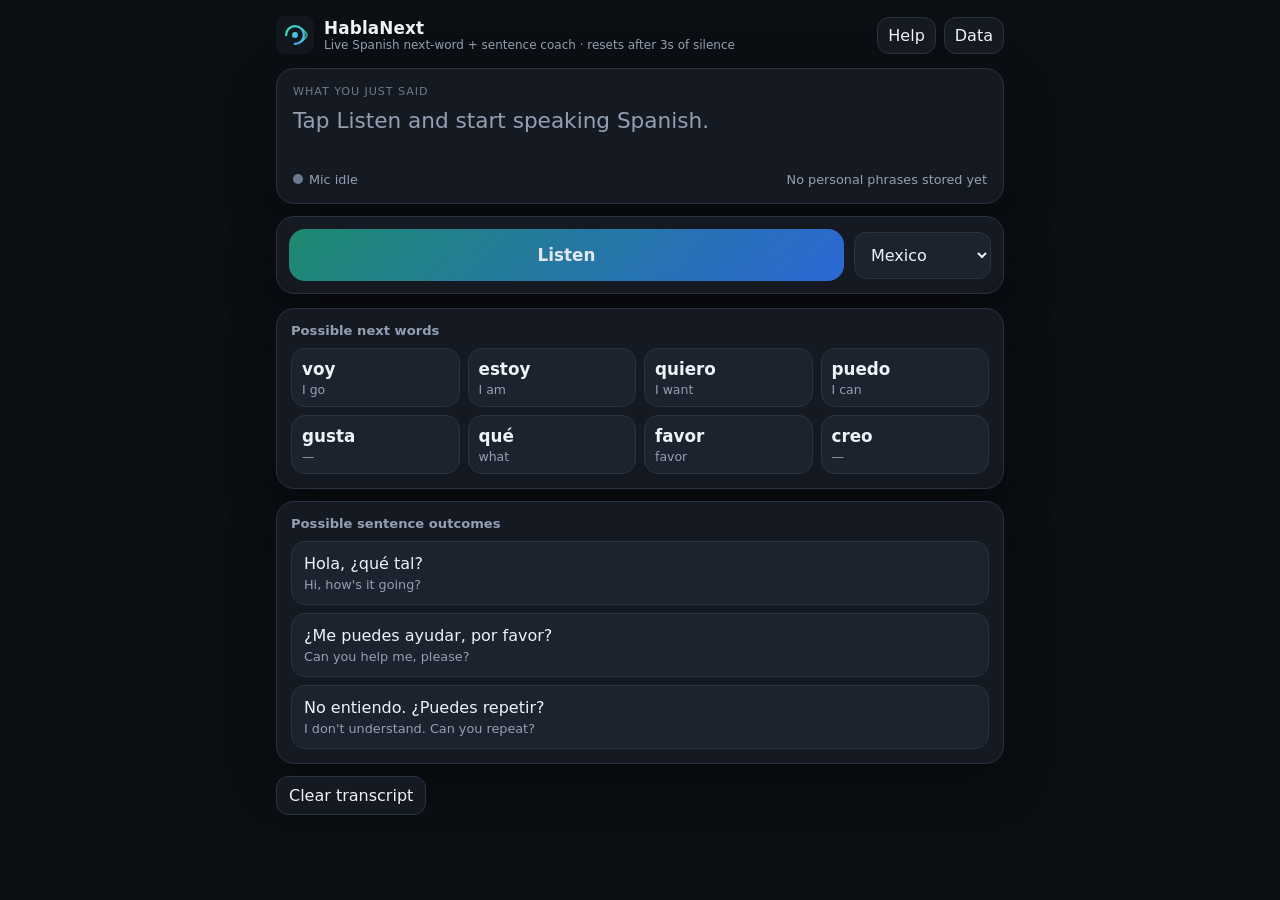
<file: index.html>
<!DOCTYPE html>
<html lang="en">
<head>
  <meta charset="utf-8" />
  <meta name="viewport" content="width=device-width, initial-scale=1, viewport-fit=cover" />
  <meta name="theme-color" content="#0b0e13" />
  <meta name="apple-mobile-web-app-capable" content="yes" />
  <meta name="apple-mobile-web-app-status-bar-style" content="black-translucent" />
  <title>HablaNext — Spanish next-word coach</title>
  <link rel="manifest" href="./manifest.json" />
  <link rel="icon" href="./icon.svg" />
  <link rel="apple-touch-icon" href="./icon.svg" />
  <link rel="stylesheet" href="./styles.css" />
</head>
<body>
  <header>
    <div class="brand">
      <img class="logo" src="./icon.svg" alt="" />
      <div>
        <h1>HablaNext</h1>
        <div class="sub">Live Spanish next-word + sentence coach · resets after 3s of silence</div>
      </div>
    </div>
    <div class="toolbar">
      <button class="icon-btn" id="helpBtn" type="button">Help</button>
      <button class="icon-btn" id="settingsBtn" type="button">Data</button>
    </div>
  </header>

  <section class="live-card">
    <div class="label">What you just said</div>
    <div class="heard" id="heard"></div>
    <div class="meta">
      <div id="status"><span class="pulse" id="pulse"></span>Mic idle</div>
      <div id="count"></div>
    </div>
  </section>

  <section class="controls">
    <button class="listen idle" id="listen" type="button">Listen</button>
    <select id="dialect" aria-label="Spanish variety">
      <option value="es-MX">Mexico</option>
      <option value="es-US">US Spanish</option>
      <option value="es-ES">Spain</option>
      <option value="es-CO">Colombia</option>
      <option value="es-AR">Argentina</option>
      <option value="es-CL">Chile</option>
      <option value="es-PE">Peru</option>
    </select>
  </section>

  <p class="warn" id="warn" style="display:none"></p>

  <section class="section">
    <h2>Possible next words</h2>
    <div class="chips" id="words"></div>
  </section>

  <section class="section">
    <h2>Possible sentence outcomes</h2>
    <div class="sentences" id="sentences"></div>
  </section>

  <div class="row">
    <button class="ghost" id="clearHeard" type="button">Clear transcript</button>
  </div>

  <section class="drawer help" id="help">
    <p><strong>What this is.</strong> Keep this page open while you try to speak Spanish. It listens through the phone mic — or AirPods, if those are the iPhone’s current microphone — and guesses the next word plus a few full sentence endings.</p>
    <p><strong>How to use it.</strong> Add this page to your Home Screen (Share → Add to Home Screen in Safari). Tap Listen, grant the microphone, start talking. Glance at the chips when you stall. Tap a word to lock it in; the model then predicts from there. After 3 seconds of silence the transcript and predictions start a new sentence. Stopping, then tapping Listen again, also starts a fresh prediction.</p>
    <p><strong>For your fiancé.</strong> There is a matching English-learning app in the <a href="./en/index.html" style="color:#3ee0b4">en</a> folder — Spanish labels, English listening, Spanish translations under each guess.</p>
    <p><strong>Learning.</strong> Every finished phrase is stored only on this device. Predictions marked “from your speech” come from your own patterns, blended with a built-in conversational Spanish model. Export the data file if you switch phones.</p>
    <p><strong>Limits.</strong> This is a web app, not an App Store app. iOS will stop listening if you lock the phone or switch away. Safari speech recognition can pause after silence; the app restarts it. It cannot hear you in another app at the same time. Predictions start useful immediately and get more “you” after a few days of talking into it.</p>
  </section>

  <section class="drawer help" id="settings">
    <p>Personal speech data stays in this browser. Nothing is uploaded.</p>
    <div class="row">
      <button class="ghost" id="exportBtn" type="button">Export learning</button>
      <label class="ghost">Import<input id="importFile" type="file" accept="application/json" hidden /></label>
      <button class="ghost" id="resetBtn" type="button">Reset learning</button>
    </div>
  </section>

  <script src="./data.js"></script>
  <script src="./app.js"></script>
</body>
</html>
</file>
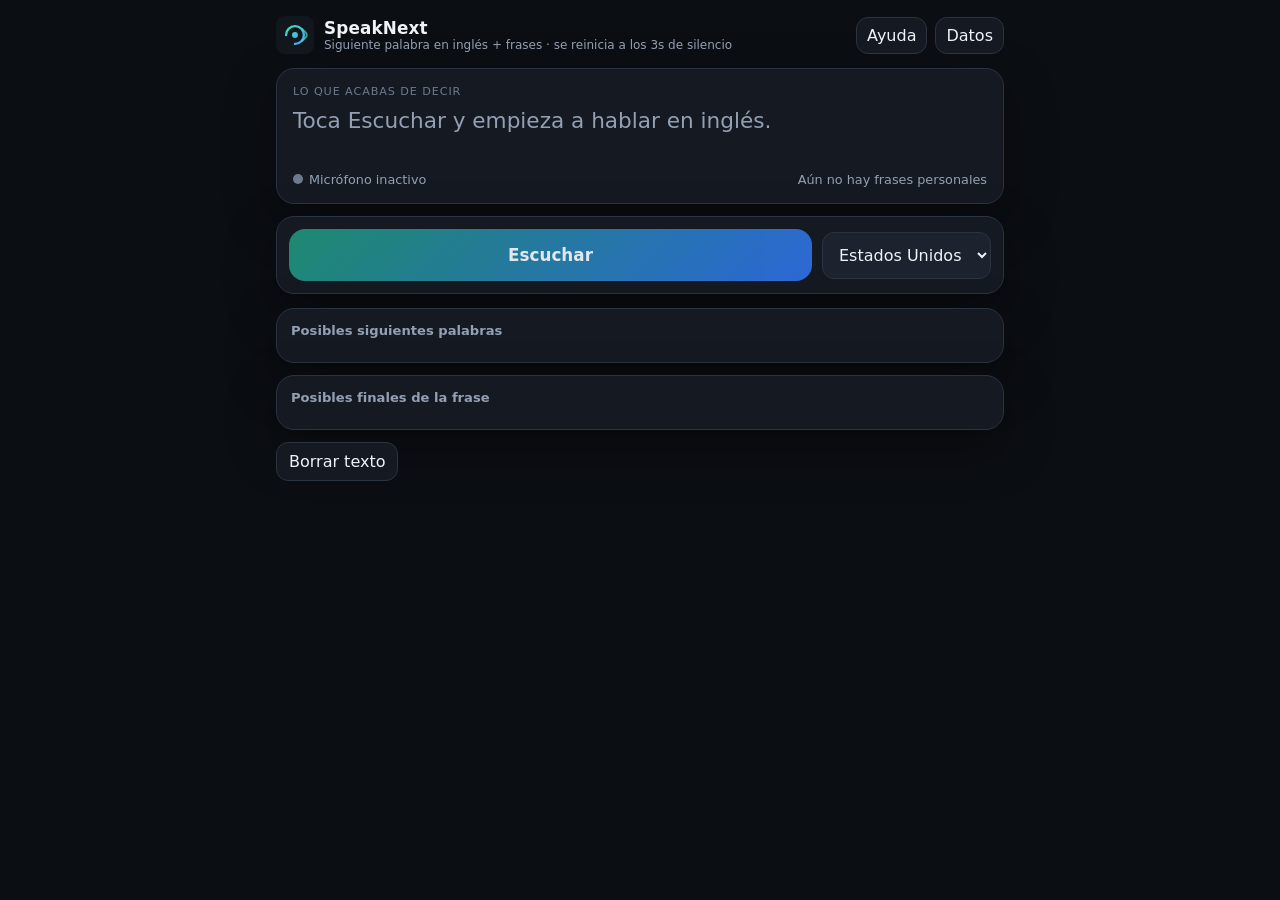
<file: en/index.html>
<!DOCTYPE html>
<html lang="es">
<head>
  <meta charset="utf-8" />
  <meta name="viewport" content="width=device-width, initial-scale=1, viewport-fit=cover" />
  <meta name="theme-color" content="#0b0e13" />
  <meta name="apple-mobile-web-app-capable" content="yes" />
  <meta name="apple-mobile-web-app-status-bar-style" content="black-translucent" />
  <title>SpeakNext — entrenador de inglés</title>
  <link rel="manifest" href="./manifest.json" />
  <link rel="icon" href="../icon.svg" />
  <link rel="apple-touch-icon" href="../icon.svg" />
  <link rel="stylesheet" href="../styles.css" />
</head>
<body>
  <header>
    <div class="brand">
      <img class="logo" src="../icon.svg" alt="" />
      <div>
        <h1>SpeakNext</h1>
        <div class="sub">Siguiente palabra en inglés + frases · se reinicia a los 3s de silencio</div>
      </div>
    </div>
    <div class="toolbar">
      <button class="icon-btn" id="helpBtn" type="button">Ayuda</button>
      <button class="icon-btn" id="settingsBtn" type="button">Datos</button>
    </div>
  </header>

  <section class="live-card">
    <div class="label">Lo que acabas de decir</div>
    <div class="heard" id="heard"></div>
    <div class="meta">
      <div id="status"><span class="pulse" id="pulse"></span>Micrófono inactivo</div>
      <div id="count"></div>
    </div>
  </section>

  <section class="controls">
    <button class="listen idle" id="listen" type="button">Escuchar</button>
    <select id="dialect" aria-label="Variedad de inglés">
      <option value="en-US">Estados Unidos</option>
      <option value="en-GB">Reino Unido</option>
      <option value="en-AU">Australia</option>
      <option value="en-IE">Irlanda</option>
    </select>
  </section>

  <p class="warn" id="warn" style="display:none"></p>

  <section class="section">
    <h2>Posibles siguientes palabras</h2>
    <div class="chips" id="words"></div>
  </section>

  <section class="section">
    <h2>Posibles finales de la frase</h2>
    <div class="sentences" id="sentences"></div>
  </section>

  <div class="row">
    <button class="ghost" id="clearHeard" type="button">Borrar texto</button>
  </div>

  <section class="drawer help" id="help">
    <p><strong>Qué es.</strong> Déjala abierta mientras intentas hablar inglés. Escucha el micrófono del teléfono o los AirPods y sugiere la siguiente palabra, con la traducción al español debajo, y algunos finales de frase.</p>
    <p><strong>Cómo usarla.</strong> En Safari: Compartir → Añadir a pantalla de inicio. Toca Escuchar, permite el micrófono y habla. Si te trabas, mira las sugerencias. Tras 3 segundos de silencio, empieza una frase nueva. Si detienes y vuelves a tocar Escuchar, también se reinicia.</p>
    <p><strong>Aprendizaje.</strong> Cada frase terminada se guarda solo en este teléfono. Las marcas “de tu forma de hablar” vienen de tus propios patrones.</p>
    <p><a href="../index.html" style="color:#3ee0b4">Versión para aprender español</a></p>
  </section>

  <section class="drawer help" id="settings">
    <p>Tus datos de voz se quedan en este navegador. No se suben a internet.</p>
    <div class="row">
      <button class="ghost" id="exportBtn" type="button">Exportar</button>
      <label class="ghost">Importar<input id="importFile" type="file" accept="application/json" hidden /></label>
      <button class="ghost" id="resetBtn" type="button">Borrar aprendizaje</button>
    </div>
  </section>

  <script>
    window.HABLA_CONFIG = {
      storeKey: "speak-next-en-model-v1",
      settingsKey: "speak-next-en-settings-v1",
      defaultLang: "en-US",
      silenceMs: 3000,
      placeholder: "Toca Escuchar y empieza a hablar en inglés.",
      listen: "Escuchar",
      listening: "Escuchando… toca para pausar",
      micOn: "Usando el micrófono del teléfono o AirPods",
      micOff: "Micrófono inactivo",
      learnedTag: "de tu forma de hablar",
      learnedSuffix: " · aprendido",
      emptyWords: "Empieza una frase para ver la siguiente palabra.",
      noSpeech: "Este navegador no reconoce voz. Usa Safari en iPhone o Chrome en Android.",
      micBlocked: "El micrófono está bloqueado. Actívalo para esta página en Ajustes.",
      importFail: "No se pudo importar ese archivo.",
      resetConfirm: "¿Borrar todos los patrones aprendidos en este teléfono?",
      statsNone: "Aún no hay frases personales",
      statsOne: "1 frase aprendida en este teléfono",
      statsMany: (n) => n + " frases aprendidas en este teléfono",
      exportName: "speak-next-learning.json",
      fromPast: "De tu forma de hablar",
      possible: "Posible continuación",
      starters: [
        ["Hello, how are you?", "Hola, ¿cómo estás?"],
        ["Can you help me, please?", "¿Puedes ayudarme, por favor?"],
        ["I don't understand. Can you repeat?", "No entiendo. ¿Puedes repetir?"]
      ]
    };
  </script>
  <script src="./data.js"></script>
  <script src="../app.js"></script>
</body>
</html>
</file>
<file: styles.css>
:root {
  --bg: #0b0e13;
  --panel: #151a22;
  --panel-2: #1c232e;
  --line: #2a3342;
  --text: #eef3f8;
  --muted: #93a0b3;
  --dim: #6d7a8d;
  --mint: #3ee0b4;
  --blue: #4ea1ff;
  --amber: #ffc857;
  --danger: #ff6b7a;
  --shadow: 0 18px 50px rgba(0, 0, 0, 0.35);
  --radius: 18px;
}

* { box-sizing: border-box; margin: 0; padding: 0; }

html, body {
  background: var(--bg);
  color: var(--text);
  font-family: "SF Pro Display", "Segoe UI", system-ui, -apple-system, sans-serif;
  min-height: 100%;
}

body {
  padding: 16px 16px 28px;
  max-width: 760px;
  margin: 0 auto;
}

header {
  display: flex;
  align-items: center;
  justify-content: space-between;
  gap: 12px;
  margin-bottom: 14px;
}

.brand {
  display: flex;
  align-items: center;
  gap: 10px;
}

.logo {
  width: 38px;
  height: 38px;
}

h1 {
  font-size: 1.05rem;
  letter-spacing: 0.01em;
}

.sub {
  color: var(--muted);
  font-size: 0.75rem;
}

.toolbar {
  display: flex;
  gap: 8px;
}

button, select {
  font: inherit;
  color: inherit;
}

.icon-btn, .ghost {
  background: var(--panel);
  border: 1px solid var(--line);
  border-radius: 12px;
  padding: 8px 10px;
  cursor: pointer;
}

.live-card, .section, .controls, .status-row {
  background: var(--panel);
  border: 1px solid var(--line);
  border-radius: var(--radius);
  box-shadow: var(--shadow);
}

.live-card {
  padding: 16px;
  min-height: 132px;
  margin-bottom: 12px;
}

.label {
  font-size: 0.7rem;
  text-transform: uppercase;
  letter-spacing: 0.08em;
  color: var(--dim);
  margin-bottom: 8px;
}

.heard {
  font-size: 1.35rem;
  line-height: 1.35;
  min-height: 2.6em;
}

.heard .interim { color: var(--muted); }
.heard .final { color: var(--text); }
.heard .cursor {
  display: inline-block;
  width: 8px;
  height: 1.1em;
  background: var(--mint);
  margin-left: 3px;
  vertical-align: text-bottom;
  animation: blink 1s steps(1) infinite;
}

@keyframes blink { 50% { opacity: 0; } }

.meta {
  margin-top: 10px;
  color: var(--muted);
  font-size: 0.8rem;
  display: flex;
  justify-content: space-between;
  gap: 8px;
  flex-wrap: wrap;
}

.controls {
  display: grid;
  grid-template-columns: 1fr auto;
  gap: 10px;
  padding: 12px;
  margin-bottom: 14px;
  align-items: center;
}

.listen {
  border: 0;
  border-radius: 16px;
  padding: 16px 18px;
  font-size: 1.05rem;
  font-weight: 650;
  background: linear-gradient(135deg, #1f8f74, #2d6cdf);
  cursor: pointer;
}

.listen.hot {
  box-shadow: 0 0 0 4px rgba(62, 224, 180, 0.18);
}

.listen.idle { opacity: 0.95; }

select {
  background: var(--panel-2);
  border: 1px solid var(--line);
  border-radius: 12px;
  padding: 12px;
}

.section {
  padding: 14px;
  margin-bottom: 12px;
}

.section h2 {
  font-size: 0.82rem;
  font-weight: 650;
  color: var(--muted);
  margin-bottom: 10px;
}

.chips {
  display: grid;
  grid-template-columns: repeat(2, 1fr);
  gap: 8px;
}

@media (min-width: 560px) {
  .chips { grid-template-columns: repeat(4, 1fr); }
}

.chip {
  background: var(--panel-2);
  border: 1px solid var(--line);
  border-radius: 14px;
  padding: 10px 10px 9px;
  text-align: left;
  cursor: pointer;
}

.chip:active { transform: scale(0.98); }

.chip .es {
  font-size: 1.05rem;
  font-weight: 650;
}

.chip .en {
  color: var(--muted);
  font-size: 0.78rem;
  margin-top: 3px;
}

.chip .tag {
  display: inline-block;
  margin-top: 6px;
  font-size: 0.65rem;
  color: var(--mint);
}

.chip.learned { border-color: #2d6a58; }

.sentences {
  display: flex;
  flex-direction: column;
  gap: 8px;
}

.sentence {
  background: var(--panel-2);
  border: 1px solid var(--line);
  border-radius: 14px;
  padding: 12px;
  text-align: left;
  cursor: pointer;
}

.sentence .es { font-size: 1rem; }
.sentence .en { color: var(--muted); font-size: 0.8rem; margin-top: 4px; }

.empty {
  color: var(--dim);
  font-size: 0.9rem;
}

.drawer {
  display: none;
  margin-top: 8px;
}

.drawer.open { display: block; }

.help, .stats {
  color: var(--muted);
  font-size: 0.88rem;
  line-height: 1.5;
}

.help p + p { margin-top: 8px; }

.row {
  display: flex;
  gap: 8px;
  flex-wrap: wrap;
  margin-top: 10px;
}

.ghost { padding: 9px 12px; }

.warn {
  color: var(--amber);
  font-size: 0.82rem;
  margin-top: 8px;
}

.pulse {
  width: 10px;
  height: 10px;
  border-radius: 50%;
  background: var(--dim);
  display: inline-block;
  margin-right: 6px;
}

.pulse.on {
  background: var(--mint);
  box-shadow: 0 0 10px var(--mint);
}
</file>
